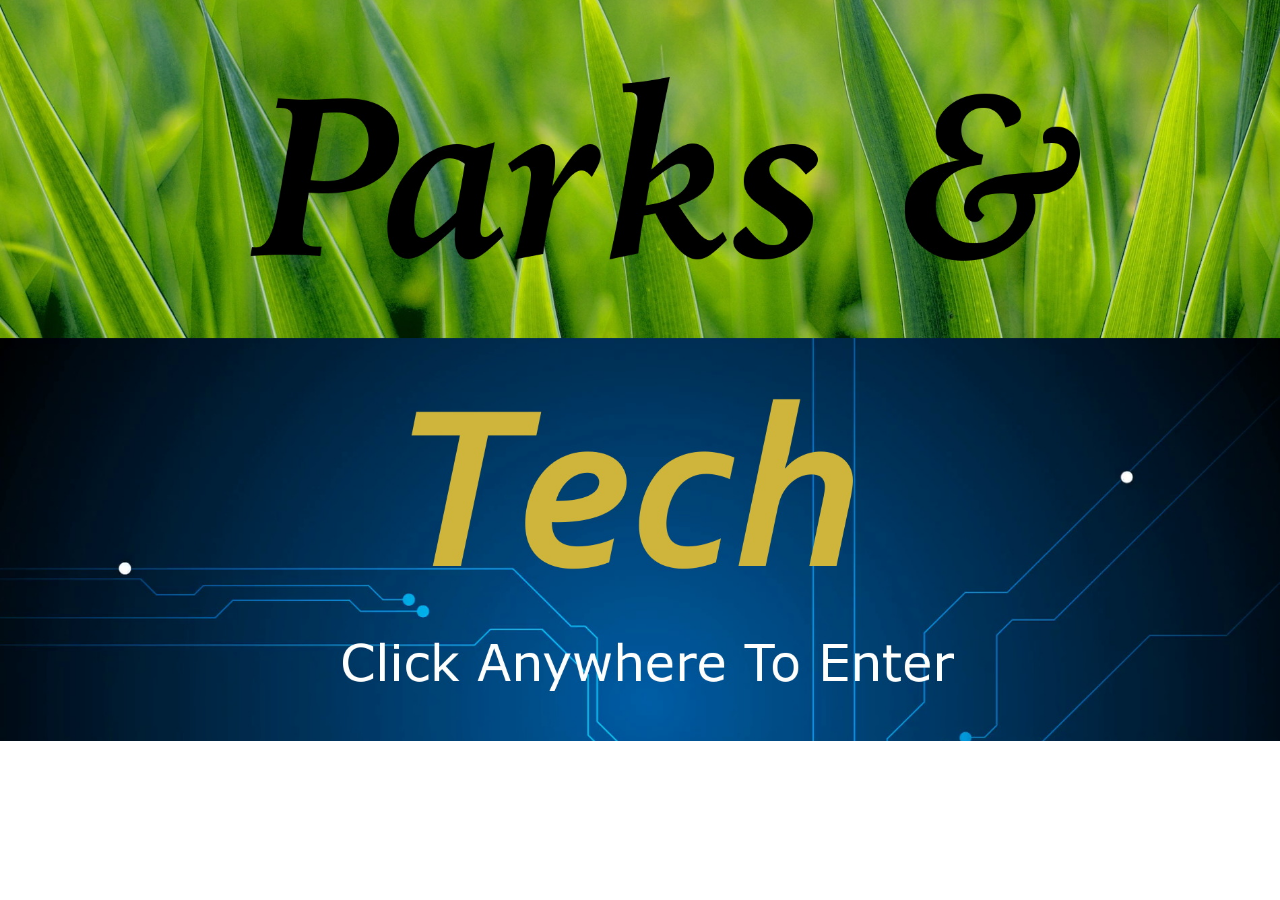
<file: index.html>
<!DOCTYPE html>
<html>
<head>
	<title>Parks and Tech</title>
	<meta charset="utf-8">
    <link rel="stylesheet" href="bootstrap.css" >
    <link rel="stylesheet" href="image-background.css" >
</head>

<body>
  <a  href="about-us.html">
    <div class="imgbox">
      <img class="center-fit" src="./images/wallpaper1.jpg">
    </div>
  </a>
<!--     <header>
         <nav class="navbar navbar-expand-lg navbar-dark bg-primary static-top">
                   <a class="navbar-brand" href="index.html">
                        <img src="/images/seal.png" width="75" height="75" class="d-inline-block align-top" alt="">
                        Parks and Tech
                    </a>
                    <ul class="nav navbar-nav">
                        <li class="nav-item active"><a class="nav-link" href="#">Home</a></li>
                        <li><a class="nav-link" href="bill.html">Current Proposals</a></li>
                        <li><a class="nav-link" href="about-us.html">About Us</a></li>
                        <li><a class="nav-link" href="home.html">Sandbox</a></li>
                    </ul>
         </nav> 
    </header> -->
<!-- 
    <div class="jumbotron jumbotron-fluid no-gutters text-white bg-dark">
        <div class="container-fluid">
            <img class="img-fluid" src="./images/zoomural.jpeg"> 
        </div>
  
        <div class="container">
          <h1 class="display-4 font-italic">Insert banner-sized image</h1>
          <p class="lead my-3">Explore what's coming this summer to Pawnee.</p>
          <p class="lead mb-0"><a href="#" class="text-white font-weight-bold">Continue reading...?</a></p>
        </div>
    </div>

      <div class="row mb-2">
        <div class="col-md-6">
          <div class="card flex-md-row mb-4 box-shadow h-md-250">
            <div class="card-body d-flex flex-column align-items-start">
              <strong class="d-inline-block mb-2 text-primary">Games</strong>
              <h3 class="mb-0">
                <a class="text-dark" href="#">Take on the Challenge</a>
              </h3>
              <div class="mb-1 text-muted">Date</div>
              <p class="card-text mb-auto">Treat-yo-self 2018.</p>
              <a href="#">Continue reading</a>
            </div>
            <img class="card-img-right flex-auto d-none d-md-block" src="./images/treatyoself2.png">
          </div>
        </div>
        <div class="col-md-6">
          <div class="card flex-md-row mb-4 box-shadow h-md-250">
            <div class="card-body d-flex flex-column align-items-start">
              <strong class="d-inline-block mb-2 text-success">Prizes</strong>
              <h3 class="mb-0">
                <a class="text-dark" href="#">Dorothy Everton Smythe Award</a>
              </h3>
              <div class="mb-1 text-muted">date</div>
              <p class="card-text mb-auto">This is a description and history of the prizes</p>
              <a href="#">Continue reading</a>
            </div>
            <img class="card-img-right flex-auto d-none d-md-flex" src="./images/prize.jpg">
          </div>
        </div>
      </div> -->

    <!-- <main role="main">
            <div id="homeCarousel" class="carousel slide bg-dark" data-ride="carousel">
                <ol class="carousel-indicators">
                    <li data-target="#homeCarousel" data-slide-to="0" class="active"></li>
                    <li data-target="#homeCarousel" data-slide-to="1"></li>
                    <li data-target="#homeCarousel" data-slide-to="2"></li>
                    <li data-target="#homeCarousel" data-slide-to="3"></li>
                </ol>
                <div class="carousel-inner">
                    <div class="carousel-item active">
                        <div class="container-fluid" align="right">
                            <img src="/images/treatyoself2.png" alt="First slide" height="500">
                            <div class="carousel-caption-dark text-left">
                                <h1>It's the best time of the year!</h1>
                                <p>Treat Yo Self with Parks and Tech</p>
                            </div>
                        </div>
                    </div>



                        <div class="carousel-item">
                            <div class="container-fluid" align="center">
                                <img class="carousel-bg-image-left w-100" src="/images/summer.jpeg" alt="First slide" height="500">
                                <img class="carousel-fg-image-right" src="/images/summer_catalog.jpeg" alt="First slide" height="500" width="400">
                                <div class="carousel-caption text-left">
                                    <h1>The Summer Catalog has Arrived!</h1>
                                    <p>example bottom text</p>
                                </div>
                            </div>
                        </div>
                    <div class="carousel-item">
                         <img class="carousel-bg-image-right w-100" src="/images/concert.jpeg" height="500">
                        <img class="carousel-fg-image-left w-25" src="/images/mouserat.png" alt="Second slide" height="500">
                        <div class="carousel-caption-light text-right">
                            <h1>Springtime Concert Series Continues</h1>
                            <p>Enjoy this week's local artist, MouseRat</p>
                        </div>
                       
                        
                    </div>
                    <div class="carousel-item">
                        <img class="d-block w-100" src="/images/zoomural.jpeg" alt="Third slide" height="500">
                        <div class="carousel-caption-light text-right">
                            <h1>Discover the Spirit of Pawnee</h1>
                            <p>Explore the murals of Pioneer Hall and discover our town's history</p>
                        </div>
                    </div>
                </div>
                
                <a class="carousel-control-prev" href="#homeCarousel" role="button" data-slide="prev">
                    <span class="carousel-control-prev-icon" aria-hidden="true"></span>
                    <span class="sr-only">Previous</span>
                </a>
                <a class="carousel-control-next" href="#homeCarousel" role="button" data-slide="next">
                    <span class="carousel-control-next-icon" aria-hidden="true"></span>
                    <span class="sr-only">Next</span>
                </a>
            </div>
        </div>
    </main> -->
    
    <script src="http://code.jquery.com/jquery-1.10.1.min.js"></script>
    <script src="bootstrap.js"></script>
    

    <script>
        // Load this when the DOM is ready
        $(function(){
          $('#homeCarousel').carousel();
        });
    </script>

</body>
</html>
</file>
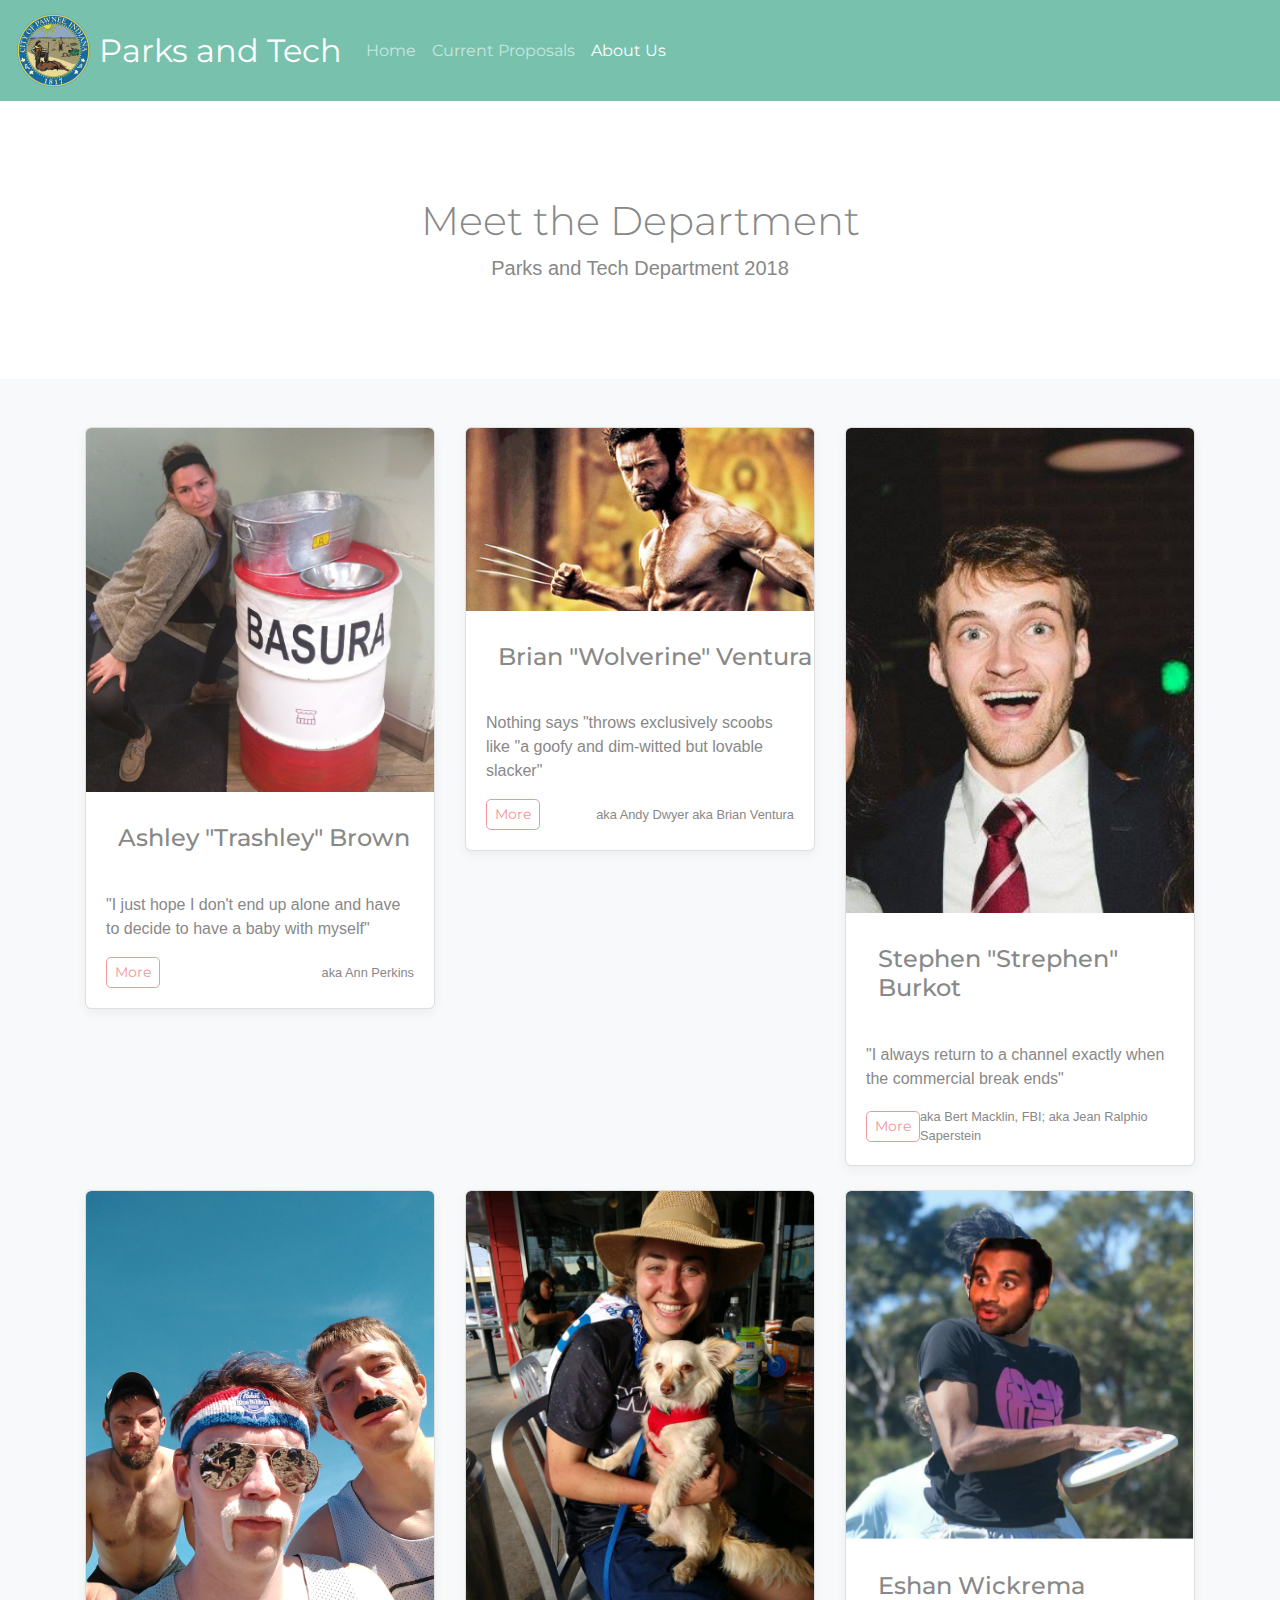
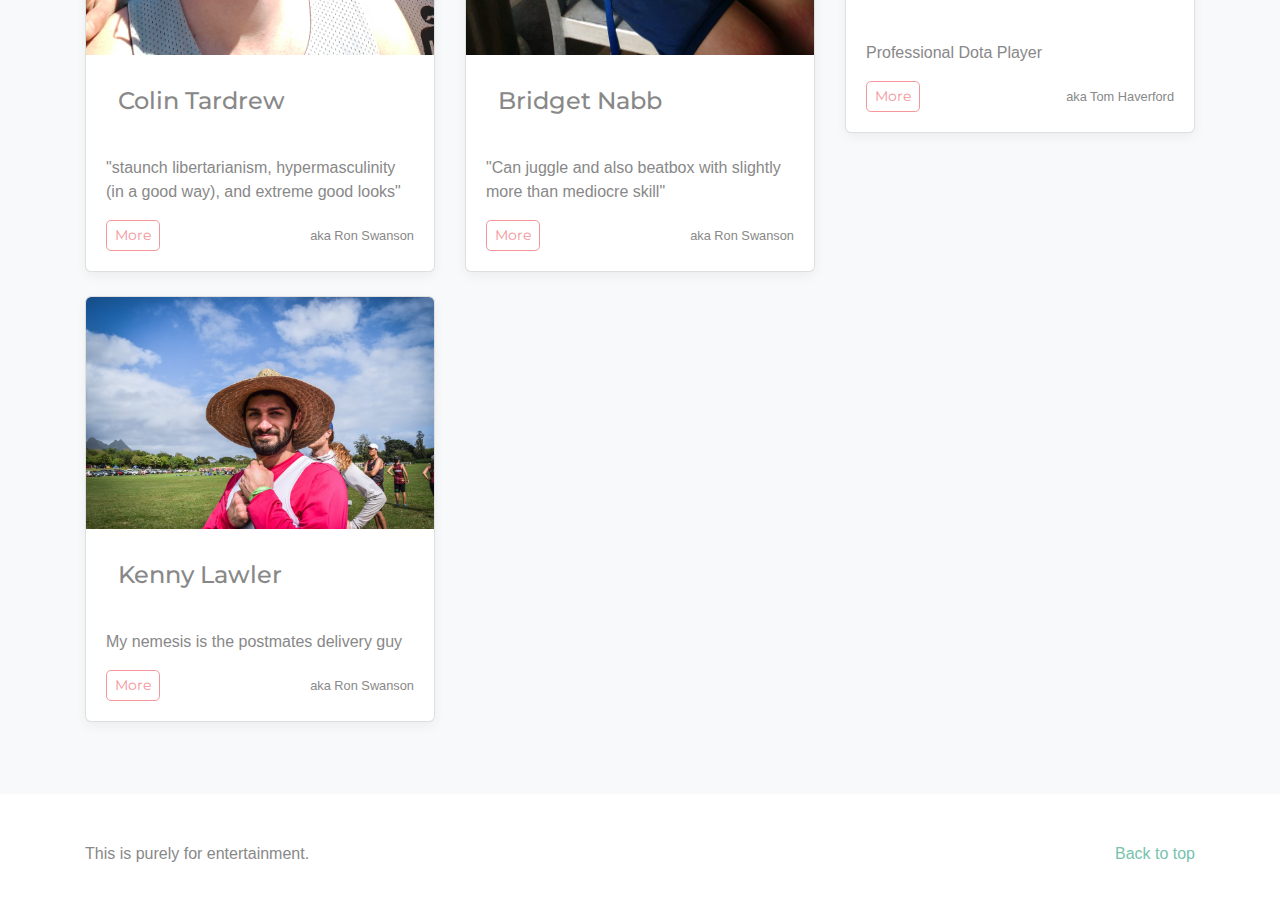
<file: about-us.html>
<!DOCTYPE html>
<html lang="en">
<head>
    <meta charset="utf-8">
    <meta name="viewport" content="width=device-width, initial-scale=1, shrink-to-fit=no">
    <meta name="description" content="">
    <meta name="author" content="">
    <link rel="icon" href="../../../../favicon.ico">
  <title>About Us</title>
        <!-- Bootstrap core CSS -->
    <link href="bootstrap.css" rel="stylesheet">

    <!-- Custom styles for this template -->
    <link href="about-us.css" rel="stylesheet">
</head>

<body>
    <header>
        <!---Navigation -->
        <nav class="navbar navbar-expand-lg navbar-dark bg-primary navbar-fixed-top">
                    <a class="navbar-brand" href="index.html">
                        <img src="/images/seal.png" width="75" height="75" class="d-inline-block align-top" alt="">
                        Parks and Tech
                    </a>
                    <ul class="nav navbar-nav">
                        <li><a class="nav-link" href="index.html">Home</a></li>
                        <li><a class="nav-link" href="bill.html">Current Proposals</a></li>
                        <li class="nav-item active"><a class="nav-link" href="about-us.html">About Us</a></li>
                    </ul>
         </nav> 
    </header>

  <body>

    <main role="main">

      <section class="jumbotron text-center">
        <div class="container">
          <h1 class="jumbotron-heading">Meet the Department</h1>
          <p class="lead text-muted">Parks and Tech Department 2018</p>
          <!-- <p>
            <a href="#" class="btn btn-primary my-2">Main call to action</a>
            <a href="#" class="btn btn-secondary my-2">Secondary action</a>
          </p> -->
        </div>
      </section>

          

      <div class="album py-5 bg-light">
        <div class="container">

          <div class="row">
            

          <!-- Ashley -->
            <div class="col-md-4">
              <div class="card mb-4 box-shadow">
                <img class="card-img-top" src="/images/people/ashley.jpg" alt="Ashley">
                <div class="card-title">
                    <h4>Ashley "Trashley" Brown</h4>
                </div>
                <div class="card-body">
                  <p class="card-text">"I just hope I don't end up alone and have to decide to have a baby with myself"</p>
                  <div class="d-flex justify-content-between align-items-center">
                    <div class="btn-group">
                      <button type="button" class="btn btn-sm btn-outline-secondary" data-toggle="modal" data-target="#ashleyAbout">More</button>
                    </div>
                    <small class="text-muted">aka Ann Perkins</small>
                  </div>
                </div>
              </div>
            </div>

             <!-- Modal content-->
            <div id="ashleyAbout" class="modal fade" role="dialog">
              <div class="modal-dialog">
                <div class="modal-content">
                  <div class="modal-header">
                    <h4 class="modal-title">Ashley "Trashley" Brown</h4>
                    <button type="button" class="close" data-dismiss="modal">&times;</button>
                  </div>
                  <div class="modal-body">
                    <div class="modal-header">
                      <img class="float-left" height="300" src="/images/people/ashley.jpg" alt="Ashley Brown">
                      <img class="float-right" height="300" src="/images/characters/ann.gif" alt="Ann">
                    </div>
                    <hr />
                    <p><b>Character:</b> Ann Perkins</p>
                    <p><b>Age:</b> 24</p>
                    <p><b>Also Known As:</b> Trashley</p>
                    <p><b>Current City:</b> San Diego, CA</p>
                    <p><b>Occupation:</b> Engineer</p>
                    <p><b>Hidden Talents:</b> Crafting; the ability to remember song lyrics</p>
                    <p><b>Bio:</b> Ann's life is pretty much a biography of my life. Also the fact that she's only on the show because she gets sucked into helping because she is either mad (about Andy falling) or becomes friends with people (campaign manager!) and the resemblance is uncanny. I just hope I don't end up alone and have to decide to have a baby with myself. </p>
                  </div>
                  <div class="modal-footer">
                    <button type="button" class="btn btn-default" data-dismiss="modal">Close</button>
                  </div>
                </div>
              </div>
            </div>

            <!-- Wolf -->
            <div class="col-md-4">
              <div class="card mb-4 box-shadow">
                <img class="card-img-top" src="images/people/wolf.jpg" alt="THE WOLVERINE">
                <div class="card-title">
                    <h4>Brian "Wolverine" Ventura</h4>
                </div>
                <div class="card-body">
                  <p class="card-text">Nothing says "throws exclusively scoobs like "a  goofy and dim-witted but lovable slacker"</p>
                  <div class="d-flex justify-content-between align-items-center">
                    <div class="btn-group">
                      <button type="button" class="btn btn-sm btn-outline-secondary" data-toggle="modal" data-target="#wolfAbout">More</button>
                    </div>
                    <small class="text-muted">aka Andy Dwyer aka Brian Ventura</small>
                  </div>
                </div>
              </div>
            </div>
            <!-- Modal content-->
            <div id="wolfAbout" class="modal fade" role="dialog">
              <div class="modal-dialog">
                <div class="modal-content">
                  <div class="modal-header">
                    <h4 class="modal-title">Brian Ventura</h4>
                    <button type="button" class="close" data-dismiss="modal">&times;</button>
                  </div>
                  <div class="modal-body">
                    <div class="modal-header">
                      <img class="float-left" height="300" src="/images/people/wolf.jpg" alt="Wolf">
                      <img class="float-right" height="300" src="/images/characters/andy.jpeg" alt="Andy">
                    </div>
                    <hr />
                    <p><b>Character:</b> Andy Dwyer</p>
                    <p><b>Age:</b> 29</p>
                    <p><b>Also Known As:</b> Wolf</p>
                    <p><b>Current City:</b> Indianapolis, IN</p>
                    <p><b>Occupation:</b> Combustion Engineer</p>
                    <p><b>Hidden Talents:</b> Sometimes I transpose Christmas carols into minor keys on the piano.</p>
                    <p><b>Bio:</b> Andy enjoys reading anything and everything having to do with NBA and stats, then using them to craft piping hot takes that end up 100% coming true every time. </p>
                  </div>
                  <div class="modal-footer">
                    <button type="button" class="btn btn-default" data-dismiss="modal">Close</button>
                  </div>
                </div>
              </div>
            </div>


            <!-- Stephen -->
            <div class="col-md-4">
              <div class="card mb-4 box-shadow">
                <img class="card-img-top" src="/images/people/stephen.png" alt="Stephen">
                <div class="card-title">
                    <h4>Stephen "Strephen" Burkot</h4>
                </div>
                <div class="card-body">
                  <p class="card-text">"I always return to a channel exactly when the commercial break ends"</p>
                  <div class="d-flex justify-content-between align-items-center">
                    <div class="btn-group">
                      <button type="button" class="btn btn-sm btn-outline-secondary" data-toggle="modal" data-target="#stephenAbout">More</button>
                    </div>
                    <small class="text-muted">aka Bert Macklin, FBI; aka Jean Ralphio Saperstein</small>
                  </div>
                </div>
              </div>
            </div>

             <!-- Modal content-->
            <div id="stephenAbout" class="modal fade" role="dialog">
              <div class="modal-dialog">
                <div class="modal-content">
                  <div class="modal-header">
                    <h4 class="modal-title">Stephen Burkot</h4>
                    <button type="button" class="close" data-dismiss="modal">&times;</button>
                  </div>
                  <div class="modal-body">
                    <div class="modal-header">
                      <img class="float-left" height="300" src="/images/people/stephen.png" alt="Steve-o">
                      <img class="float-right" height="300" src="/images/characters/andy.jpeg" alt="Andy">
                    </div>
                    <hr />
                    <p><b>Character:</b> TBD</p>
                    <p><b>Age:</b> 25</p>
                    <p><b>Also Known As:</b> Strephen</p>
                    <p><b>Current City:</b> Seattle, WA</p>
                    <p><b>Occupation:</b> Field Engineer</p>
                    <p><b>Hidden Talents:</b> Any cat I meet instantly loves me. Also I always return to a channel exactly when the commercial break ends</p>
                    <p><b>Bio:</b> I share an emotional connection with Jean Ralphio but Burt Macklin speaks to my sunbreak side. </p>
                  </div>
                  <div class="modal-footer">
                    <button type="button" class="btn btn-default" data-dismiss="modal">Close</button>
                  </div>
                </div>
              </div>
            </div>


            <!-- Colin -->
            <div class="col-md-4">
              <div class="card mb-4 box-shadow">
                <img class="card-img-top" src="/images/people/colin.jpg" alt="Colin">
                <div class="card-title">
                    <h4>Colin Tardrew</h4>
                </div>
                <div class="card-body">
                  <p class="card-text">"staunch libertarianism, hypermasculinity (in a good way), and extreme good looks"</p>
                  <div class="d-flex justify-content-between align-items-center">
                    <div class="btn-group">
                      <button type="button" class="btn btn-sm btn-outline-secondary" data-toggle="modal" data-target="#colinAbout">More</button>
                    </div>
                    <small class="text-muted">aka Ron Swanson</small>
                  </div>
                </div>
              </div>
            </div>

             <!-- Modal content-->
            <div id="colinAbout" class="modal fade" role="dialog">
              <div class="modal-dialog">
                <div class="modal-content">
                  <div class="modal-header">
                    <h4 class="modal-title">Colin Tardrew</h4>
                    <button type="button" class="close" data-dismiss="modal">&times;</button>
                  </div>
                  <div class="modal-body">
                    <div class="modal-header">
                      <img class="float-left" height="300" src="/images/people/colin.jpg" alt="Colin Tardrew">
                      <img class="float-right" height="300" src="/images/characters/ron.jpeg" alt="Ron">
                    </div>
                    <hr />
                    <p><b>Character:</b> Ron Swanson</p>
                    <p><b>Age:</b> 25</p>
                    <p><b>Current City:</b> Santa Rosa, CA</p>
                    <p><b>Occupation:</b> Electrical Engineer</p>
                    <p><b>Hidden Talents:</b> Generally rugged, masculine characteristics</p>
                    <p><b>Bio:</b> Besides regularly carrying out his duties as a man (backpacking, skiing, rock climbing, etc.), Colin enjoys quietly imposing his staunch libertarianism, hypermasculinity (in a good way), and extreme good looks on anyone in the vicinity. </p>
                  </div>
                  <div class="modal-footer">
                    <button type="button" class="btn btn-default" data-dismiss="modal">Close</button>
                  </div>
                </div>
              </div>
            </div>

            <!-- Bridget -->
            <div class="col-md-4">
              <div class="card mb-4 box-shadow">
                <img class="card-img-top" src="/images/people/bridget.jpeg" alt="BNabbs">
                <div class="card-title">
                    <h4>Bridget Nabb</h4>
                </div>
                <div class="card-body">
                  <p class="card-text">"Can juggle and also beatbox with slightly more than mediocre skill"</p>
                  <div class="d-flex justify-content-between align-items-center">
                    <div class="btn-group">
                      <button type="button" class="btn btn-sm btn-outline-secondary" data-toggle="modal" data-target="#bridgetAbout">More</button>
                    </div>
                    <small class="text-muted">aka Ron Swanson</small>
                  </div>
                </div>
              </div>
            </div>

             <!-- Modal content-->
            <div id="bridgetAbout" class="modal fade" role="dialog">
              <div class="modal-dialog">
                <div class="modal-content">
                  <div class="modal-header">
                    <h4 class="modal-title">Bridget Nabb</h4>
                    <button type="button" class="close" data-dismiss="modal">&times;</button>
                  </div>
                  <div class="modal-body">
                    <div class="modal-header">
                      <img class="float-left" height="300" src="/images/people/bridget.jpeg" alt="Bridget Nabb">
                      <img class="float-right" height="300" src="/images/characters/bertmacklin.jpeg" alt="Burt">
                    </div>
                    <hr />
                    <p><b>Character:</b> Burt Macklin</p>
                    <p><b>Age:</b> 22</p>
                    <p><b>Current City:</b> Atlanta, GA</p>
                    <p><b>Occupation:</b> Biomedical Engineering Graduate....</p>
                    <p><b>Hidden Talents:</b> Can juggle and also beatbox with slightly more than mediocre skill</p>
                    <p><b>Bio:</b> When Bridget isn't "Snowboardin, Singin, Runnin", she enjoyes reading until she falls asleep on the grass. </p>
                  </div>
                  <div class="modal-footer">
                    <button type="button" class="btn btn-default" data-dismiss="modal">Close</button>
                  </div>
                </div>
              </div>
            </div>

            <!-- Esh -->
            <div class="col-md-4">
              <div class="card mb-4 box-shadow">
                <img class="card-img-top" src="/images/people/esh.png" alt="Esh">
                <div class="card-title">
                    <h4>Eshan Wickrema</h4>
                </div>
                <div class="card-body">
                  <p class="card-text">Professional Dota Player</p>
                  <div class="d-flex justify-content-between align-items-center">
                    <div class="btn-group">
                      <button type="button" class="btn btn-sm btn-outline-secondary" data-toggle="modal" data-target="#eshAbout">More</button>
                    </div>
                    <small class="text-muted">aka Tom Haverford</small>
                  </div>
                </div>
              </div>
            </div>

             <!-- Modal content-->
            <div id="eshAbout" class="modal fade" role="dialog">
              <div class="modal-dialog">
                <div class="modal-content">
                  <div class="modal-header">
                    <h4 class="modal-title">Eshan Wickrema</h4>
                    <button type="button" class="close" data-dismiss="modal">&times;</button>
                  </div>
                  <div class="modal-body">
                    <div class="modal-header">
                      <img class="float-left" height="300" src="/images/people/esh.png" alt="Eshan Wickrema">
                      <img class="float-right" height="300" src="/images/characters/tom.jpeg" alt="Tom">
                    </div>
                    <hr />
                    <p><b>Character:</b> Tommy Haverford</p>
                    <p><b>Age:</b> 25</p>
                    <p><b>Also Known As:</b> Esh</p>
                    <p><b>Current City:</b> Sydney</p>
                    <p><b>Occupation:</b> IT Specialist</p>
                    <p><b>Hidden Talents:</b> Expert Simpsons Trivia Season 1-10</p>
                    <p><b>Bio:</b> I am a Professional Dota Player </p>
                  </div>
                  <div class="modal-footer">
                    <button type="button" class="btn btn-default" data-dismiss="modal">Close</button>
                  </div>
                </div>
              </div>
            </div>


            <!-- Kenny -->
            <div class="col-md-4">
              <div class="card mb-4 box-shadow">
                <img class="card-img-top" src="/images/people/kenny.jpg" alt="Kenny">
                <div class="card-title">
                    <h4>Kenny Lawler</h4>
                </div>
                <div class="card-body">
                  <p class="card-text">My nemesis is the postmates delivery guy</p>
                  <div class="d-flex justify-content-between align-items-center">
                    <div class="btn-group">
                      <button type="button" class="btn btn-sm btn-outline-secondary" data-toggle="modal" data-target="#kennyAbout">More</button>
                    </div>
                    <small class="text-muted">aka Ron Swanson</small>
                  </div>
                </div>
              </div>
            </div>

             <!-- Modal content-->
            <div id="kennyAbout" class="modal fade" role="dialog">
              <div class="modal-dialog">
                <div class="modal-content">
                  <div class="modal-header">
                    <h4 class="modal-title">Kenny Lawler</h4>
                    <button type="button" class="close" data-dismiss="modal">&times;</button>
                  </div>
                  <div class="modal-body">
                    <div class="modal-header">
                      <img class="float-left" height="300" src="/images/people/kenny.jpg" alt="Kenny Lawler">
                      <img class="float-right" height="300" src="/images/characters/ron.jpeg" alt="Ron">
                    </div>
                    <hr />
                    <p><b>Character:</b> Ron Swanson</p>
                    <p><b>Age:</b> 26</p>
                    <p><b>Current City:</b> Seattle, WA</p>
                    <p><b>Occupation:</b> Software Engineer</p>
                    <p><b>Hidden Talents:</b> Good beer shotgunner</p>
                    <p><b>Bio:</b> Favorite breakfast? Chickfila chicken biscuit. Favorite hobbies? Beer, eating, climbing, board games. Nemesis? The postmates delivery guy. </p>
                  </div>
                  <div class="modal-footer">
                    <button type="button" class="btn btn-default" data-dismiss="modal">Close</button>
                  </div>
                </div>
              </div>
            </div>

    </main>

    <footer class="text-muted">
      <div class="container">
        <p class="float-right">
          <a href="#">Back to top</a>
        </p>
        <p>This is purely for entertainment.</p>
        <!-- <p>New to Bootstrap? <a href="../../">Visit the homepage</a> or read our <a href="../../getting-started/">getting started guide</a>.</p> -->
      </div>
    </footer>

    <!-- Bootstrap core JavaScript
    ================================================== -->
    <!-- Placed at the end of the document so the pages load faster -->
    <script src="https://code.jquery.com/jquery-3.2.1.slim.min.js" integrity="sha384-KJ3o2DKtIkvYIK3UENzmM7KCkRr/rE9/Qpg6aAZGJwFDMVNA/GpGFF93hXpG5KkN" crossorigin="anonymous"></script>
    <!-- <script>window.jQuery || document.write('<script src="../../../../assets/js/vendor/jquery-slim.min.js"><\/script>')</script> -->
    <!-- <script src="../../../../assets/js/vendor/popper.min.js"></script> -->
    <script src="./bootstrap.js"></script>
    <!-- <script src="../../../../assets/js/vendor/holder.min.js"></script> -->
  </body>
</html>


</body>
</file>
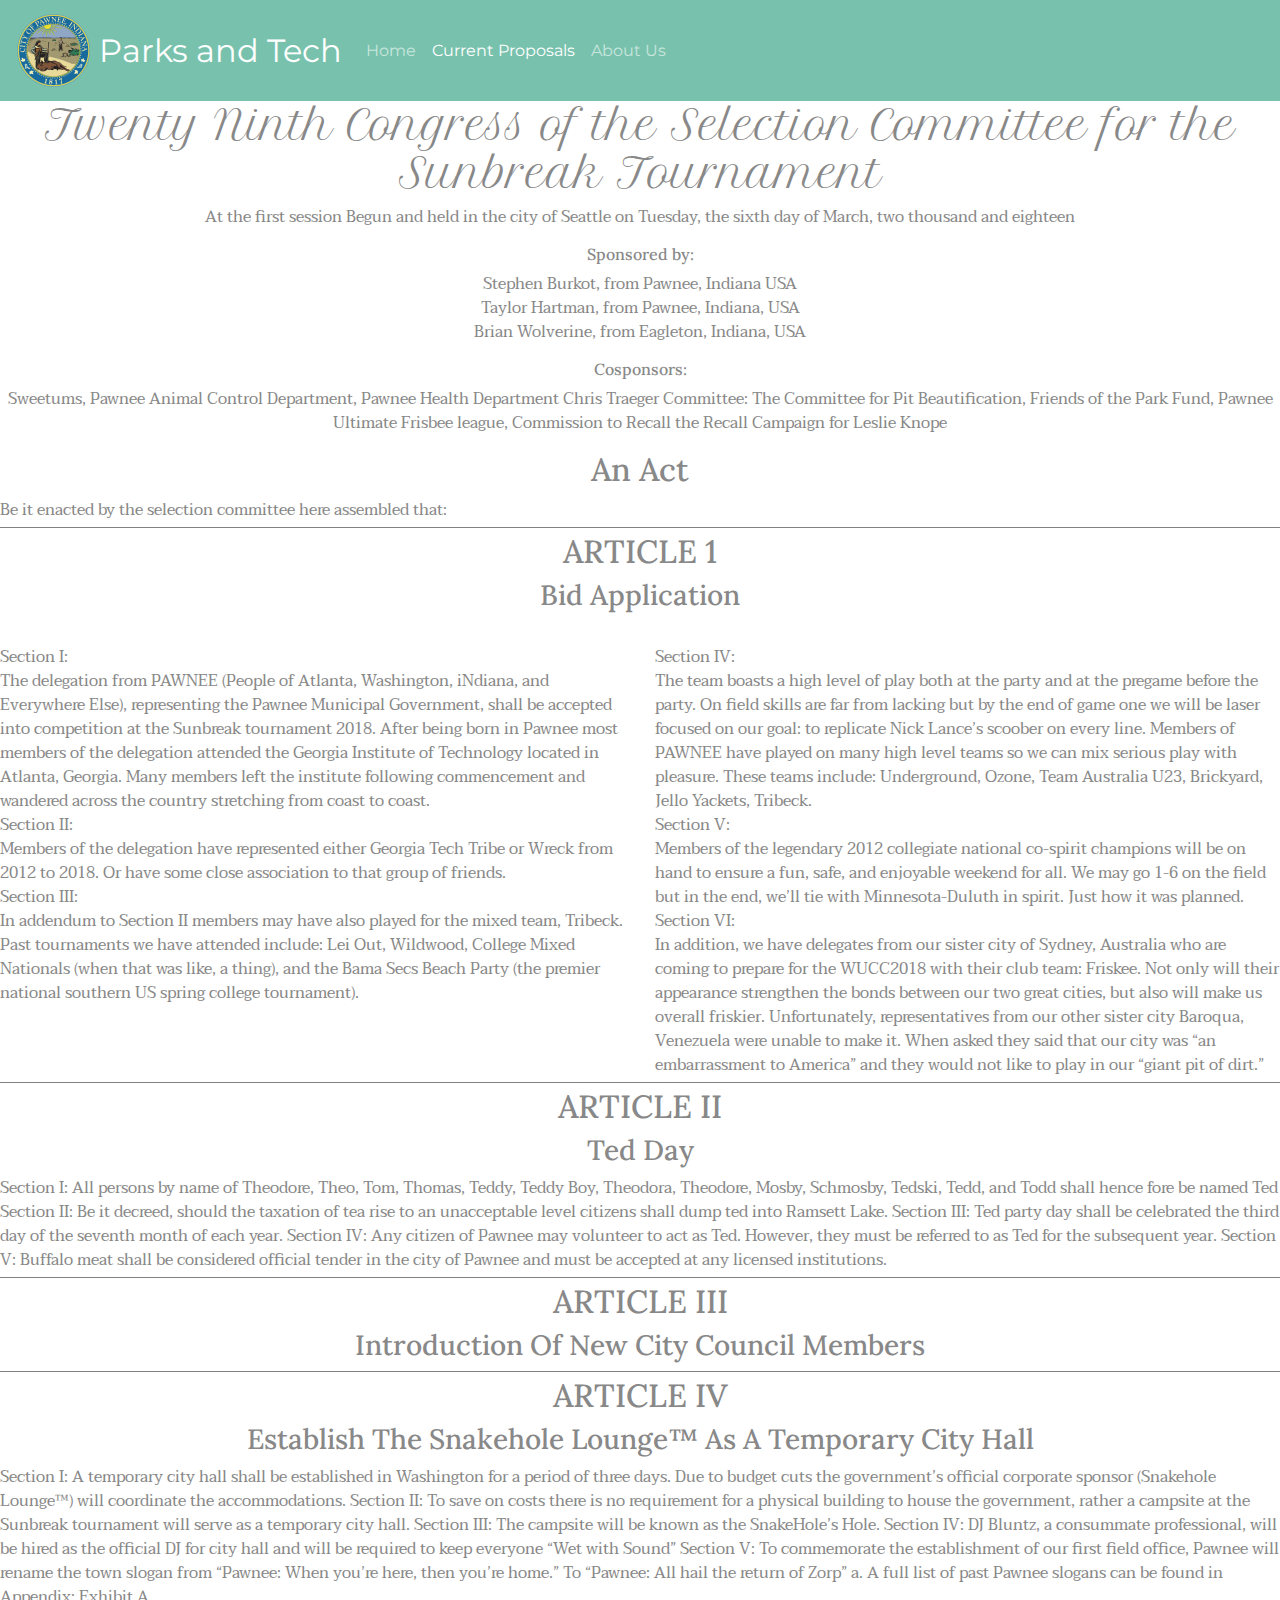
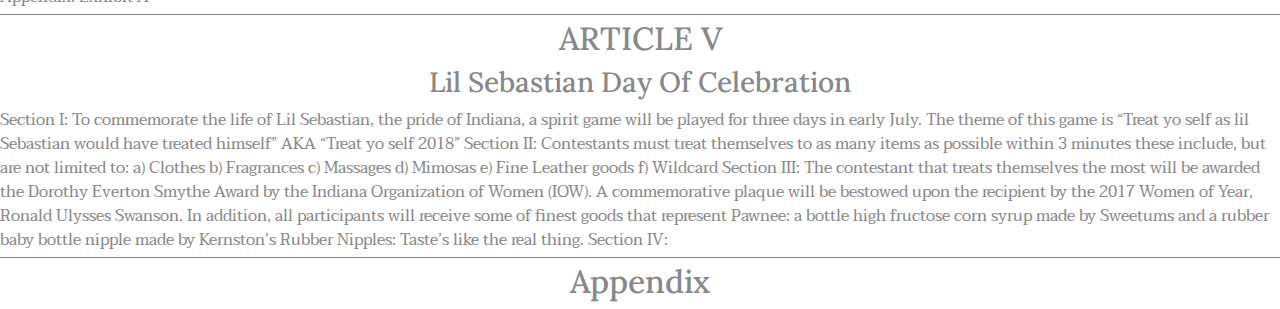
<file: bill.html>
<!DOCTYPE html>
<head>
	<title>Current Projects</title>
	<meta charset="utf-8">
        <!-- Bootstrap core CSS -->
    <link href="bootstrap.css" rel="stylesheet">
    <!-- Custom CSS for this page -->
    <link rel="stylesheet" href="bill.css">
</head>

<body>
    <header>
        <nav class="navbar navbar-expand-lg navbar-dark bg-primary navbar-fixed-top">
            <a class="navbar-brand" href="index.html">
                <img src="/images/seal.png" width="75" height="75" class="d-inline-block align-top" alt="">
                Parks and Tech
            </a>
            <ul class="nav navbar-nav">
                <li><a class="nav-link" href="index.html">Home</a></li>
                <li class="nav-item active"><a class="nav-link" href="bill.html">Current Proposals</a></li>
                <li><a class="nav-link" href="about-us.html">About Us</a></li>
            </ul>
         </nav> 
    </header>
   
    <h1>Twenty Ninth Congress of the Selection Committee for the Sunbreak Tournament</h1>
<p class="center"> At the first session
Begun and held in the city of Seattle on Tuesday, the sixth day of March, two thousand and eighteen</p>

<h6>Sponsored by: </h6>
<p class="center">
Stephen Burkot, from Pawnee, Indiana USA <br>
Taylor Hartman, from Pawnee, Indiana, USA <br>
Brian Wolverine, from Eagleton, Indiana, USA <br>
</p>


<h6>Cosponsors:</h6>
<p class="center">Sweetums, Pawnee Animal Control Department, Pawnee Health Department Chris Traeger
Committee: The Committee for Pit Beautification, Friends of the Park Fund, Pawnee Ultimate Frisbee league, Commission to Recall the Recall Campaign for Leslie Knope</p>

<h2>An Act</h2>
Be it enacted by the selection committee here assembled that:
<div class="h-divider"></div>
<h2>ARTICLE 1</h2>
<h3>Bid Application</h3>

<div class="row">
  <div class="col-md-6"><br>Section I:<br> The delegation from PAWNEE (People of Atlanta, Washington, iNdiana, and Everywhere Else), representing the Pawnee Municipal Government, shall be accepted into competition at the Sunbreak tournament 2018. After being born in Pawnee  most members of the delegation attended the Georgia Institute of Technology located in Atlanta, Georgia. Many members left the institute following commencement and wandered across the country stretching from coast to coast.
<br>Section II:<br> Members of the delegation have represented either Georgia Tech Tribe or Wreck from 2012 to 2018. Or have some close association to that group of friends.
<br>Section III: <br>In addendum to Section II members may have also played for the mixed team, Tribeck. Past tournaments we have attended include: Lei Out, Wildwood, College Mixed Nationals (when that was like, a thing), and the Bama Secs Beach Party (the premier national southern US spring college tournament).  </div>
  <div class="col-md-6">
    <br>Section IV:<br> The team boasts a high level of play both at the party and at the pregame before the party. On field skills are far from lacking but by the end of game one we will be laser focused on our goal: to replicate Nick Lance’s scoober  on every line.  Members of PAWNEE have played on many high level teams so we can mix serious play with pleasure. These teams include: Underground, Ozone, Team Australia U23, Brickyard, Jello Yackets, Tribeck.
<br> Section V: <br> Members of the legendary 2012 collegiate national co-spirit champions will be on hand to ensure a fun, safe, and enjoyable weekend for all. We may go 1-6 on the field but in the end, we’ll tie with Minnesota-Duluth in spirit. Just how it was planned.
<br>Section VI: <br>In addition, we have delegates from our sister city of Sydney, Australia who are coming to prepare for the WUCC2018 with their club team: Friskee. Not only will their appearance strengthen the bonds between our two great cities, but also will make us overall friskier. Unfortunately, representatives from our other sister city Baroqua, Venezuela were unable to make it. When asked they said that our city was “an embarrassment to America” and they would not like to play in our “giant pit of dirt.” </div>
</div>


<div class="h-divider"></div>
<h2>ARTICLE II</h2>
<h3>Ted Day</h3>

Section I: All persons by name of Theodore, Theo, Tom, Thomas, Teddy, Teddy Boy, Theodora, Theodore, Mosby, Schmosby, Tedski, Tedd, and Todd shall hence fore be named Ted
Section II: Be it decreed, should the taxation of tea rise to an unacceptable level citizens shall dump ted into Ramsett Lake.
Section III: Ted party day shall be celebrated the third day of the seventh month of each year.
Section IV: Any citizen of Pawnee may volunteer to act as Ted. However, they must be referred to as Ted for the subsequent year.
Section V: Buffalo meat shall be considered official tender in the city of Pawnee and must be accepted at any licensed institutions.
<div class="h-divider"></div>
<h2>ARTICLE III</h2>
<h3>Introduction Of New City Council Members</h3>
<div class="h-divider"></div>
<h2>ARTICLE IV</h2>
<h3>Establish The Snakehole Lounge™ As A Temporary City Hall</h3>
Section I: A temporary city hall shall be established in Washington for a period of three days. Due to budget cuts the government’s official corporate sponsor (Snakehole Lounge™) will coordinate the accommodations.
Section II: To save on costs there is no requirement for a physical building to house the government, rather a campsite at the Sunbreak tournament will serve as a temporary city hall.
Section III: The campsite will be known as the SnakeHole’s Hole.
Section IV: DJ Bluntz, a consummate professional, will be hired as the official DJ for city hall and will be required to keep everyone “Wet with Sound”
Section V: To commemorate the establishment of our first field office, Pawnee will rename the town slogan from “Pawnee: When you’re here, then you’re home.” To “Pawnee: All hail the return of Zorp”
a.  A full list of past Pawnee slogans can be found in Appendix: Exhibit A
<div class="h-divider"></div>
<h2>ARTICLE V</h2>
<h3>Lil Sebastian Day Of Celebration</h3>
Section I: To commemorate the life of Lil Sebastian, the pride of Indiana, a spirit game will be played for three days in early July.  The theme of this game is “Treat yo self as lil Sebastian would have treated himself” AKA “Treat yo self 2018”
Section II: Contestants must treat themselves to as many items as possible within 3 minutes these include, but are not limited to:
a)  Clothes
b)  Fragrances
c)  Massages
d)  Mimosas
e)  Fine Leather goods 
f)  Wildcard
Section III: The contestant that treats themselves the most will be awarded the Dorothy Everton Smythe Award by the Indiana Organization of Women (IOW). A commemorative plaque will be bestowed upon the recipient by the 2017 Women of Year, Ronald Ulysses Swanson. In addition, all participants will receive some of finest goods that represent Pawnee: a bottle high fructose corn syrup made by Sweetums and a rubber baby bottle nipple made by Kernston’s Rubber Nipples: Taste’s like the real thing.
Section IV: 
<div class="h-divider"></div>
<h2>Appendix</h2>

</body>
</file>
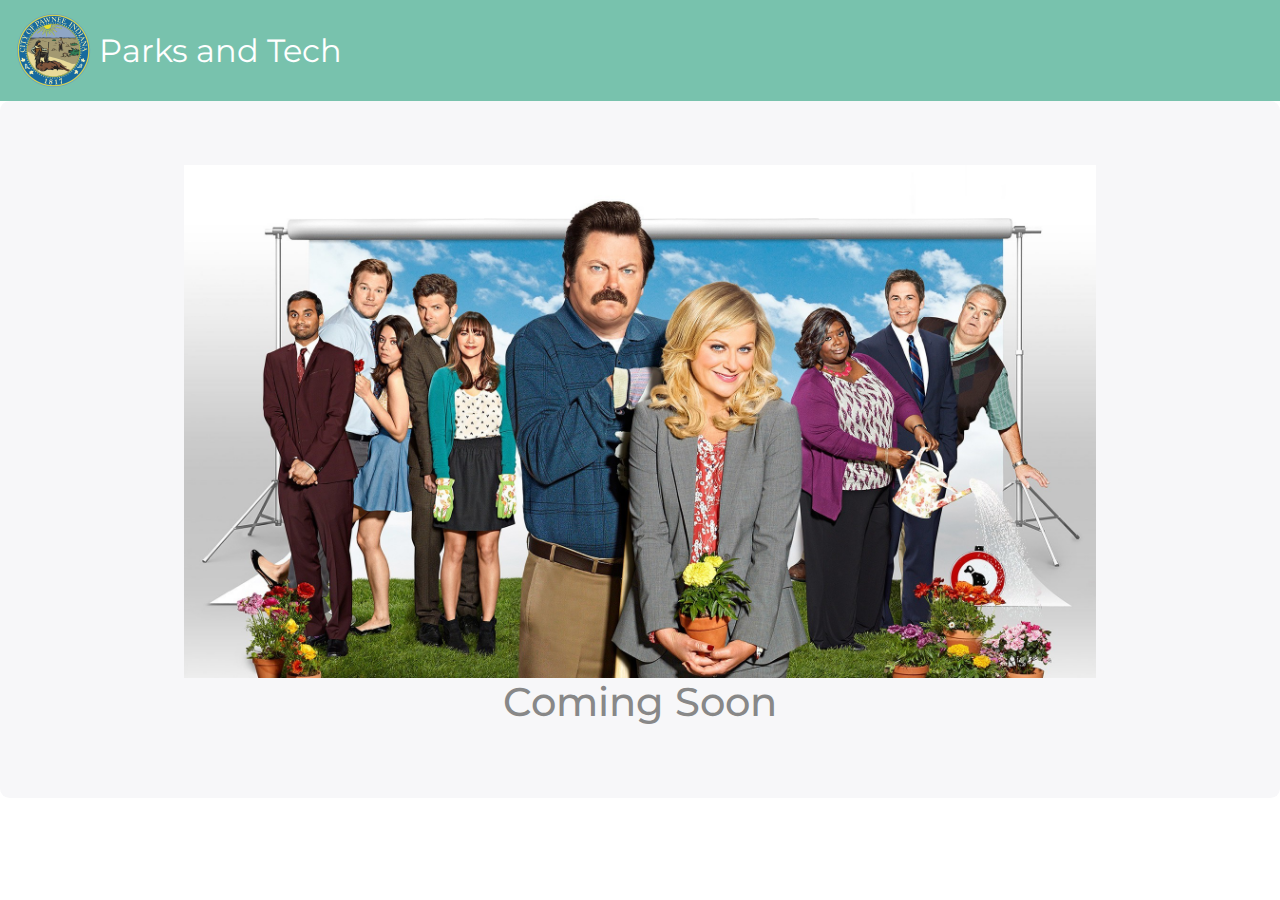
<file: index_construction.html>
<!DOCTYPE html>
<html>
<head>
	<title>Parks and Tech</title>
	<meta charset="utf-8">
    <link rel="stylesheet" href="bootstrap.css" >
</head>

<body>
    <header>
        <!--Navigation-->
         <nav class="navbar navbar-expand-lg navbar-dark bg-primary static-top">
                   <a class="navbar-brand" href="index.html">
                        <img src="/images/seal.png" width="75" height="75" class="d-inline-block align-top" alt="">
                        Parks and Tech
                    </a>
                    <!-- <ul class="nav navbar-nav">
                        <li class="nav-item active"><a class="nav-link" href="#">Home</a></li>
                        <li><a class="nav-link" href="bill.html">Current Projects</a></li>
                        <li><a class="nav-link" href="about-us.html">About Us</a></li>
                    </ul> -->
         </nav> 
    </header>
    <div class="jumbotron text-center">
        <img class="w-75 h-75 align-middle" src="../images/comingsoon.jpeg">
        <h1>Coming Soon</h1>
    </div>

    <!-- 
    <main role="main">

        



        <div id="homeCarousel" class="carousel slide bg-dark" data-ride="carousel">
            <ol class="carousel-indicators">
                <li data-target="#homeCarousel" data-slide-to="0" class="active"></li>
                <li data-target="#homeCarousel" data-slide-to="1"></li>
                <li data-target="#homeCarousel" data-slide-to="2"></li>
            </ol>
            <div class="carousel-inner">
                    <div class="carousel-item active">
                        <div class="container-fluid" align="center">
                            <img class="carousel-bg-image-left w-100" src="/images/summer.jpeg" alt="First slide" height="500">
                            <img class="carousel-fg-image-right" src="/images/summer_catalog.jpeg" alt="First slide" height="500" width="400">
                            <div class="carousel-caption text-left">
                                <h1>The Summer Catalog has Arrived!</h1>
                                <p>example bottom text</p>
                            </div>
                        </div>
                    </div>
                <div class="carousel-item">
                     <img class="carousel-bg-image-right w-100" src="/images/concert.jpeg">
                    <img class="carousel-fg-image-left w-25" src="/images/mouserat.png" alt="Second slide" height="500">
                    <div class="carousel-caption-light text-right">
                        <h1>Springtime Concert Series Continues</h1>
                        <p>example bottom text</p>
                    </div>
                   
                    
                </div>
                <div class="carousel-item">
                    <img class="d-block w-100" src="/images/zoomural.jpeg" alt="Third slide" height="500" width="">
                    <div class="carousel-caption-light text-right">
                        <h1>Discover the Spirit of Pawnee</h1>
                        <p>Explore the murals of Pioneer Hall and discover our town's history</p>
                    </div>
                </div>
            </div>
            
            <a class="carousel-control-prev" href="#homeCarousel" role="button" data-slide="prev">
                <span class="carousel-control-prev-icon" aria-hidden="true"></span>
                <span class="sr-only">Previous</span>
            </a>
            <a class="carousel-control-next" href="#homeCarousel" role="button" data-slide="next">
                <span class="carousel-control-next-icon" aria-hidden="true"></span>
                <span class="sr-only">Next</span>
            </a>
        </div>
    </main>
    
    <h1>Under Construction</h1>

    
    <script src="http://code.jquery.com/jquery-1.10.1.min.js"></script>
    <script src="bootstrap.js"></script>
    

    <script>
        // Load this when the DOM is ready
        $(function(){
          $('#homeCarousel').carousel();
        });
    </script> -->

</body>
</html>
</file>
<file: image-background.css>
/*body {
  background: url('./images/home_image.png') no-repeat center center fixed;
  -webkit-background-size: cover;
  -moz-background-size: cover;
  background-size: cover;
  -o-background-size: cover;
}
*/
* {
margin: 0;
padding: 0;
}
.imgbox {
display: grid;
}
.center-fit {
max-width: 100%;
margin: auto;
}
</file>
<file: about-us.css>
:root {
  --jumbotron-padding-y: 3rem;
}

.jumbotron {
  padding-top: var(--jumbotron-padding-y);
  padding-bottom: var(--jumbotron-padding-y);
  margin-bottom: 0;
  background-color: #fff;
}
@media (min-width: 768px) {
  .jumbotron {
    padding-top: calc(var(--jumbotron-padding-y) * 2);
    padding-bottom: calc(var(--jumbotron-padding-y) * 2);
  }
}

.jumbotron p:last-child {
  margin-bottom: 0;
}

.jumbotron-heading {
  font-weight: 300;
}

.jumbotron .container {
  max-width: 40rem;
}

footer {
  padding-top: 3rem;
  padding-bottom: 3rem;
}

footer p {
  margin-bottom: .25rem;
}

.card-title {
  padding-top: 2em;
  padding-left: 2em;
}

.float-left {
  max-width: 50%
}

.float-right {
  max-width: 50%
}

.box-shadow { box-shadow: 0 .25rem .75rem rgba(0, 0, 0, .05); }
</file>
<file: bill.css>
@import url('https://fonts.googleapis.com/css?family=Petit+Formal+Script');
@import url('https://fonts.googleapis.com/css?family=Lora:400i');
@import url('https://fonts.googleapis.com/css?family=Taviraj');

h2, h3, h4, h5, h6,
.h2, .h3, .h4, .h5, .h6 {
  margin-top: 0;
  margin-bottom: 0.5rem;
  font-family: 'Lora', serif;  font-weight: 500;
  line-height: 1.2;
  /*color: #5a5a5a;*/
  text-align:center
}

h1, .h1 {
  font-size: 2.5rem;
  font-family: 'Petit Formal Script';
  text-align:center
}

h2, .h2 {
  font-size: 2rem;
}

h3, .h3 {
  font-size: 1.75rem;
}

h4, .h4 {
  font-size: 1.5rem;
}

h5, .h5 {
  font-size: 1.25rem;
}

h6, .h6 {
  font-size: 1rem;
}

p {
  margin-top: 0;
  margin-bottom: 1rem;
}

.center {
	text-align: center;
}

body {
  margin: 0;
  font-family: 'Taviraj', serif;  font-size: 1rem;
  font-weight: 400;
  line-height: 1.5;
  color: #888;
  text-align: left;
  background-color: #fff;
}

.h-divider {
 margin-top:5px;
 margin-bottom:5px;
 height:1px;
 width:100%;
 border-top:1px solid gray;
}

.v-divider{
 margin-left:5px;
 margin-right:5px;
 width:1px;
 height:100%;
 border-left:1px solid gray;
}
</file>
